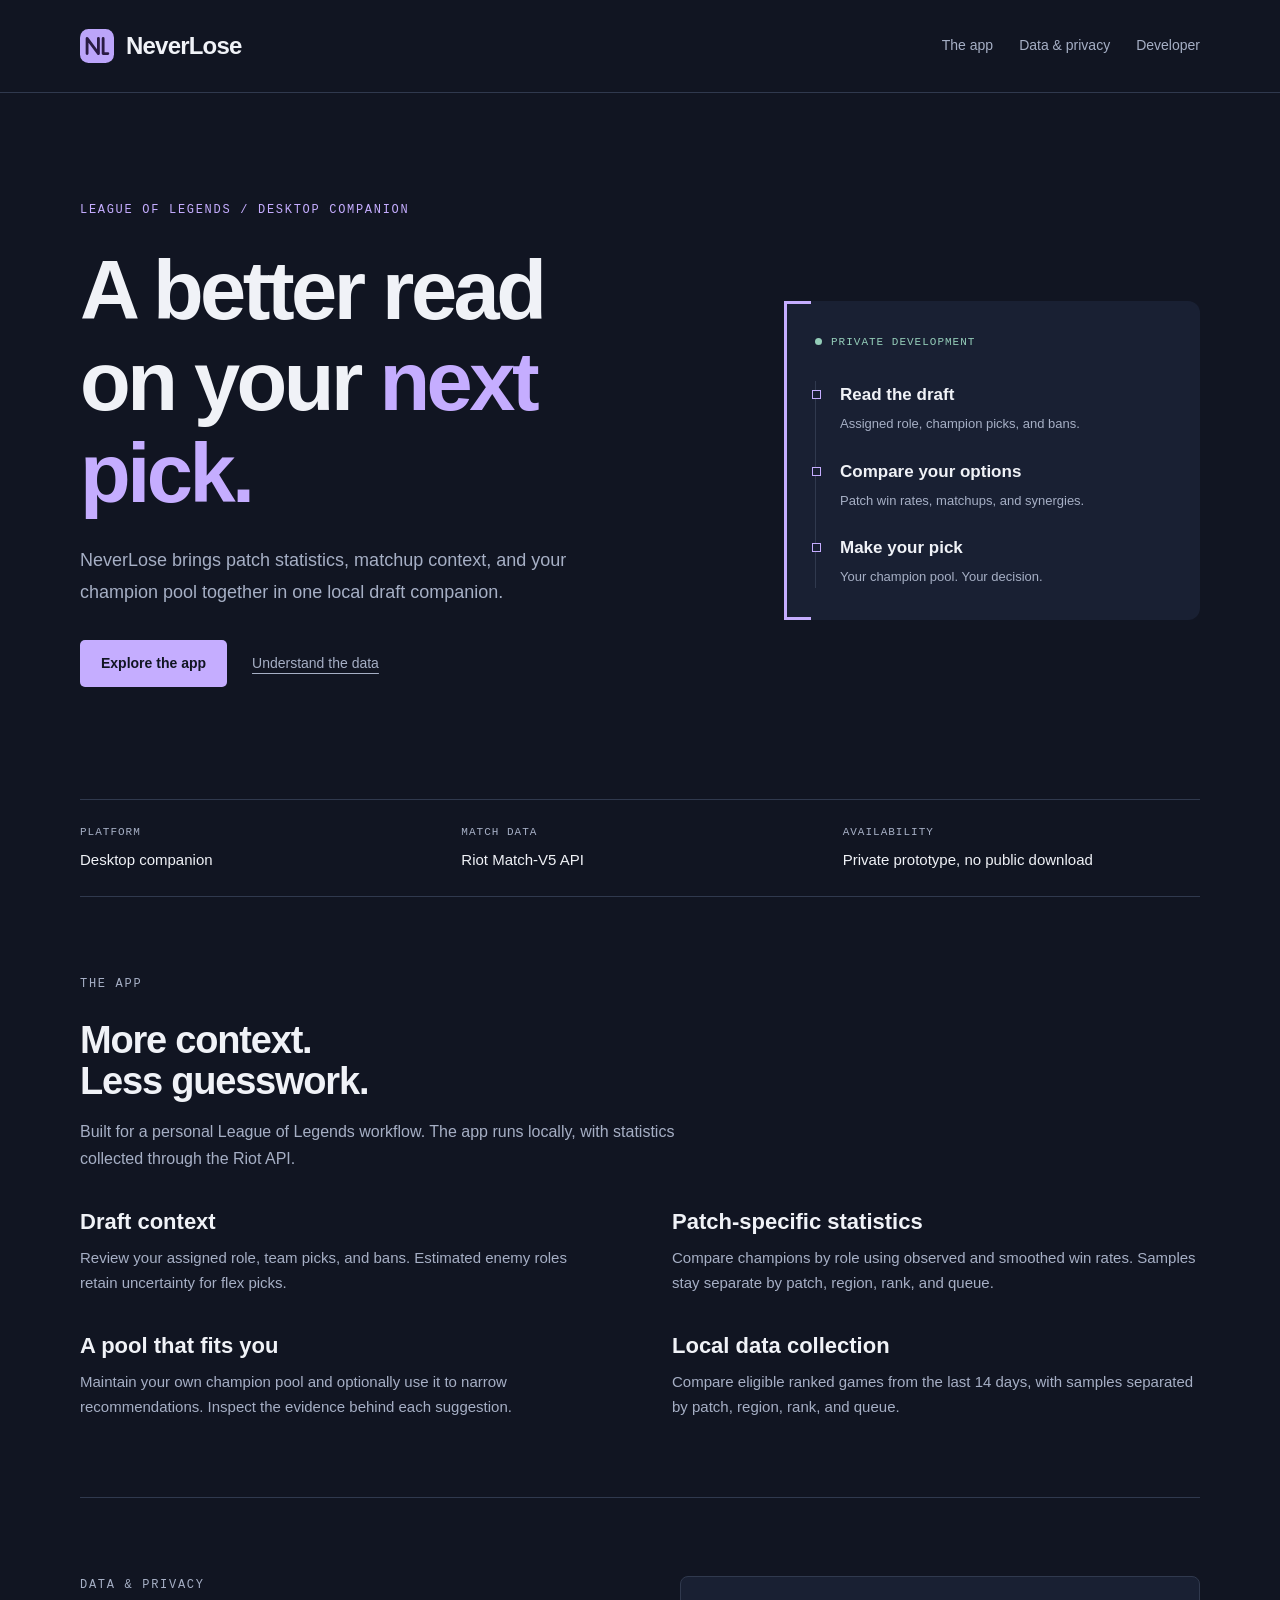
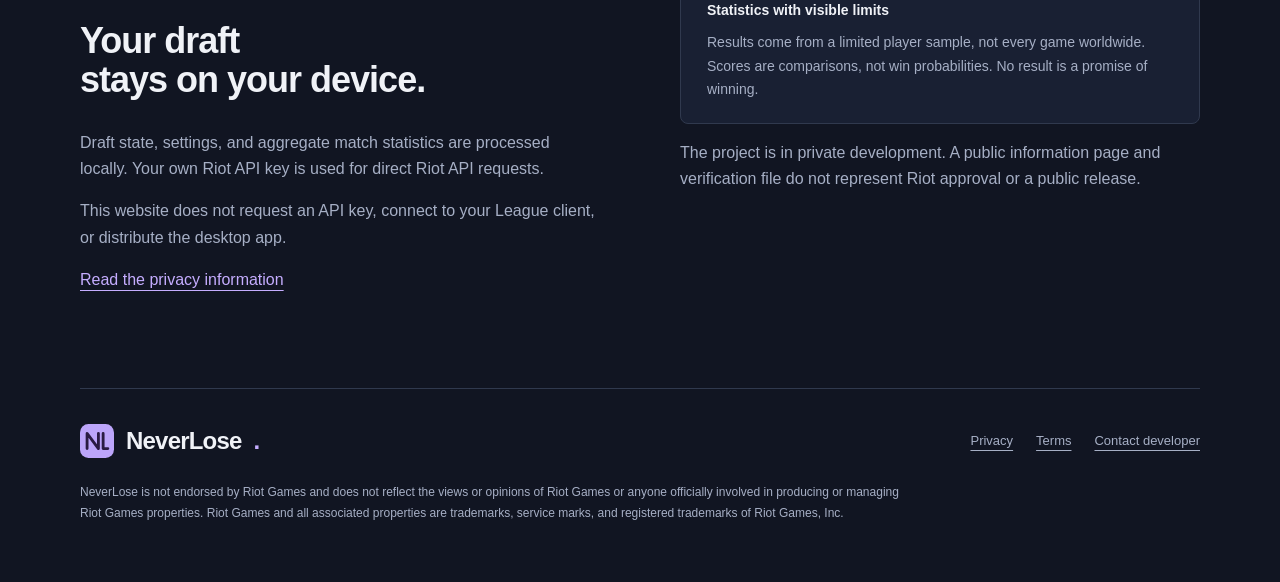
<file: index.html>
<!doctype html><html lang="en"><head><meta charset="utf-8"><meta name="viewport" content="width=device-width,initial-scale=1"><meta name="description" content="A privately developed League of Legends desktop companion for patch statistics, draft insights, and a personal champion pool."><meta name="theme-color" content="#111522"><title>NeverLose | Your local draft companion</title><link rel="icon" href="favicon.svg?v=2" type="image/svg+xml"><link rel="stylesheet" href="styles.css"></head><body><a class="skip" href="#content">Skip to content</a><header><nav class="wrap" aria-label="Main navigation"><a class="brand" href="./"><svg aria-hidden="true" xmlns="http://www.w3.org/2000/svg" viewBox="0 0 36 36"><rect width="36" height="36" rx="9" fill="#bca5fa"/><path d="M7.5 26V10L19.5 26V10M24.5 10V26H29.5" fill="none" stroke="#2a1b43" stroke-width="3" stroke-linecap="round" stroke-linejoin="round"/></svg>NeverLose</a><div class="navlinks"><a href="./#about">The app</a><a href="./#data">Data &amp; privacy</a><a href="https://github.com/iamphos">Developer</a></div></nav></header><main id="content" class="wrap"><section class="hero"><div><p class="eyebrow">League of Legends / Desktop companion</p><h1>A better read<br>on your <em>next pick.</em></h1><p class="intro">NeverLose brings patch statistics, matchup context, and your champion pool together in one local draft companion.</p><div class="actions"><a class="button" href="#about">Explore the app</a><a class="quiet" href="#data">Understand the data</a></div></div><aside class="bracket" aria-label="Project status and workflow"><div class="status"><span class="dot"></span>Private development</div><ol class="flow"><li><strong>Read the draft</strong><span>Assigned role, champion picks, and bans.</span></li><li><strong>Compare your options</strong><span>Patch win rates, matchups, and synergies.</span></li><li><strong>Make your pick</strong><span>Your champion pool. Your decision.</span></li></ol></aside></section><dl class="facts"><div><dt>Platform</dt><dd>Desktop companion</dd></div><div><dt>Match data</dt><dd>Riot Match-V5 API</dd></div><div><dt>Availability</dt><dd>Private prototype, no public download</dd></div></dl><section class="section" id="about"><div class="section-head"><p class="eyebrow">The app</p><h2>More context.<br>Less guesswork.</h2><p>Built for a personal League of Legends workflow. The app runs locally, with statistics collected through the Riot API.</p></div><div class="features"><article class="feature"><h3>Draft context</h3><p>Review your assigned role, team picks, and bans. Estimated enemy roles retain uncertainty for flex picks.</p></article><article class="feature"><h3>Patch-specific statistics</h3><p>Compare champions by role using observed and smoothed win rates. Samples stay separate by patch, region, rank, and queue.</p></article><article class="feature"><h3>A pool that fits you</h3><p>Maintain your own champion pool and optionally use it to narrow recommendations. Inspect the evidence behind each suggestion.</p></article><article class="feature"><h3>Local data collection</h3><p>Compare eligible ranked games from the last 14 days, with samples separated by patch, region, rank, and queue.</p></article></div></section><section class="section" id="data"><div class="split"><div><p class="eyebrow">Data &amp; privacy</p><h2>Your draft<br>stays on your device.</h2><p>Draft state, settings, and aggregate match statistics are processed locally. Your own Riot API key is used for direct Riot API requests.</p><p>This website does not request an API key, connect to your League client, or distribute the desktop app.</p><p><a href="privacy.html">Read the privacy information</a></p></div><div><div class="note"><strong>Statistics with visible limits</strong>Results come from a limited player sample, not every game worldwide. Scores are comparisons, not win probabilities. No result is a promise of winning.</div><p class="text">The project is in private development. A public information page and verification file do not represent Riot approval or a public release.</p></div></div></section></main><footer class="wrap foot"><div class="foot-top"><span class="brand"><svg aria-hidden="true" xmlns="http://www.w3.org/2000/svg" viewBox="0 0 36 36"><rect width="36" height="36" rx="9" fill="#bca5fa"/><path d="M7.5 26V10L19.5 26V10M24.5 10V26H29.5" fill="none" stroke="#2a1b43" stroke-width="3" stroke-linecap="round" stroke-linejoin="round"/></svg>NeverLose<span style="color:var(--accent)">.</span></span><div class="foot-links"><a href="privacy.html">Privacy</a><a href="terms.html">Terms</a><a href="https://github.com/iamphos">Contact developer</a></div></div><p class="legal">NeverLose is not endorsed by Riot Games and does not reflect the views or opinions of Riot Games or anyone officially involved in producing or managing Riot Games properties. Riot Games and all associated properties are trademarks, service marks, and registered trademarks of Riot Games, Inc.</p></footer></body></html>
</file>
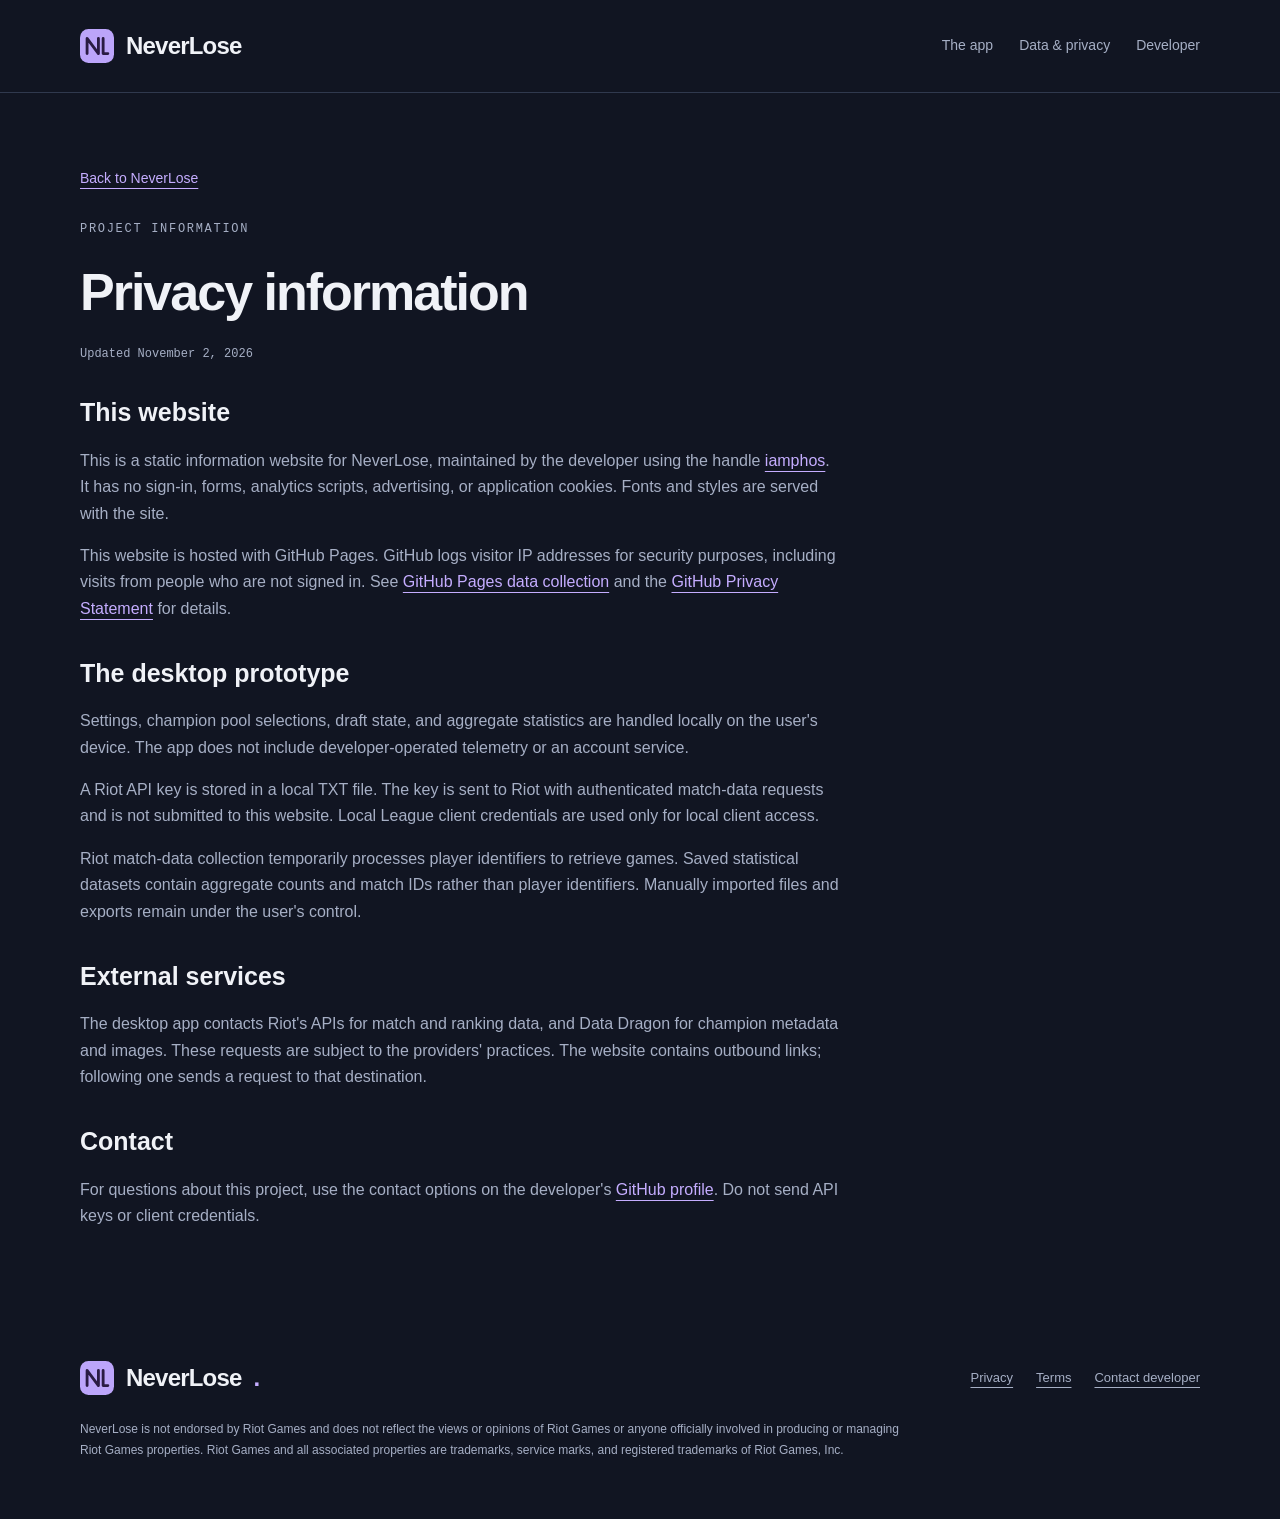
<file: privacy.html>
<!doctype html><html lang="en"><head><meta charset="utf-8"><meta name="viewport" content="width=device-width,initial-scale=1"><meta name="description" content="Privacy information for the NeverLose website and private desktop prototype."><meta name="theme-color" content="#111522"><title>Privacy | NeverLose</title><link rel="icon" href="favicon.svg?v=2" type="image/svg+xml"><link rel="stylesheet" href="styles.css"></head><body><a class="skip" href="#content">Skip to content</a><header><nav class="wrap" aria-label="Main navigation"><a class="brand" href="./"><svg aria-hidden="true" xmlns="http://www.w3.org/2000/svg" viewBox="0 0 36 36"><rect width="36" height="36" rx="9" fill="#bca5fa"/><path d="M7.5 26V10L19.5 26V10M24.5 10V26H29.5" fill="none" stroke="#2a1b43" stroke-width="3" stroke-linecap="round" stroke-linejoin="round"/></svg>NeverLose</a><div class="navlinks"><a href="./#about">The app</a><a href="./#data">Data &amp; privacy</a><a href="https://github.com/iamphos">Developer</a></div></nav></header><main id="content" class="wrap"><article class="document"><a class="back" href="./">Back to NeverLose</a><p class="eyebrow">Project information</p><h1>Privacy information</h1><p class="updated">Updated November 2, 2026</p><h2>This website</h2><p>This is a static information website for NeverLose, maintained by the developer using the handle <a href="https://github.com/iamphos">iamphos</a>. It has no sign-in, forms, analytics scripts, advertising, or application cookies. Fonts and styles are served with the site.</p><p>This website is hosted with GitHub Pages. GitHub logs visitor IP addresses for security purposes, including visits from people who are not signed in. See <a href="https://docs.github.com/en/pages/getting-started-with-github-pages/what-is-github-pages#data-collection">GitHub Pages data collection</a> and the <a href="https://docs.github.com/en/site-policy/privacy-policies/github-general-privacy-statement">GitHub Privacy Statement</a> for details.</p><h2>The desktop prototype</h2><p>Settings, champion pool selections, draft state, and aggregate statistics are handled locally on the user's device. The app does not include developer-operated telemetry or an account service.</p><p>A Riot API key is stored in a local TXT file. The key is sent to Riot with authenticated match-data requests and is not submitted to this website. Local League client credentials are used only for local client access.</p><p>Riot match-data collection temporarily processes player identifiers to retrieve games. Saved statistical datasets contain aggregate counts and match IDs rather than player identifiers. Manually imported files and exports remain under the user's control.</p><h2>External services</h2><p>The desktop app contacts Riot's APIs for match and ranking data, and Data Dragon for champion metadata and images. These requests are subject to the providers' practices. The website contains outbound links; following one sends a request to that destination.</p><h2>Contact</h2><p>For questions about this project, use the contact options on the developer's <a href="https://github.com/iamphos">GitHub profile</a>. Do not send API keys or client credentials.</p></article></main><footer class="wrap foot"><div class="foot-top"><span class="brand"><svg aria-hidden="true" xmlns="http://www.w3.org/2000/svg" viewBox="0 0 36 36"><rect width="36" height="36" rx="9" fill="#bca5fa"/><path d="M7.5 26V10L19.5 26V10M24.5 10V26H29.5" fill="none" stroke="#2a1b43" stroke-width="3" stroke-linecap="round" stroke-linejoin="round"/></svg>NeverLose<span style="color:var(--accent)">.</span></span><div class="foot-links"><a href="privacy.html">Privacy</a><a href="terms.html">Terms</a><a href="https://github.com/iamphos">Contact developer</a></div></div><p class="legal">NeverLose is not endorsed by Riot Games and does not reflect the views or opinions of Riot Games or anyone officially involved in producing or managing Riot Games properties. Riot Games and all associated properties are trademarks, service marks, and registered trademarks of Riot Games, Inc.</p></footer></body></html>
</file>
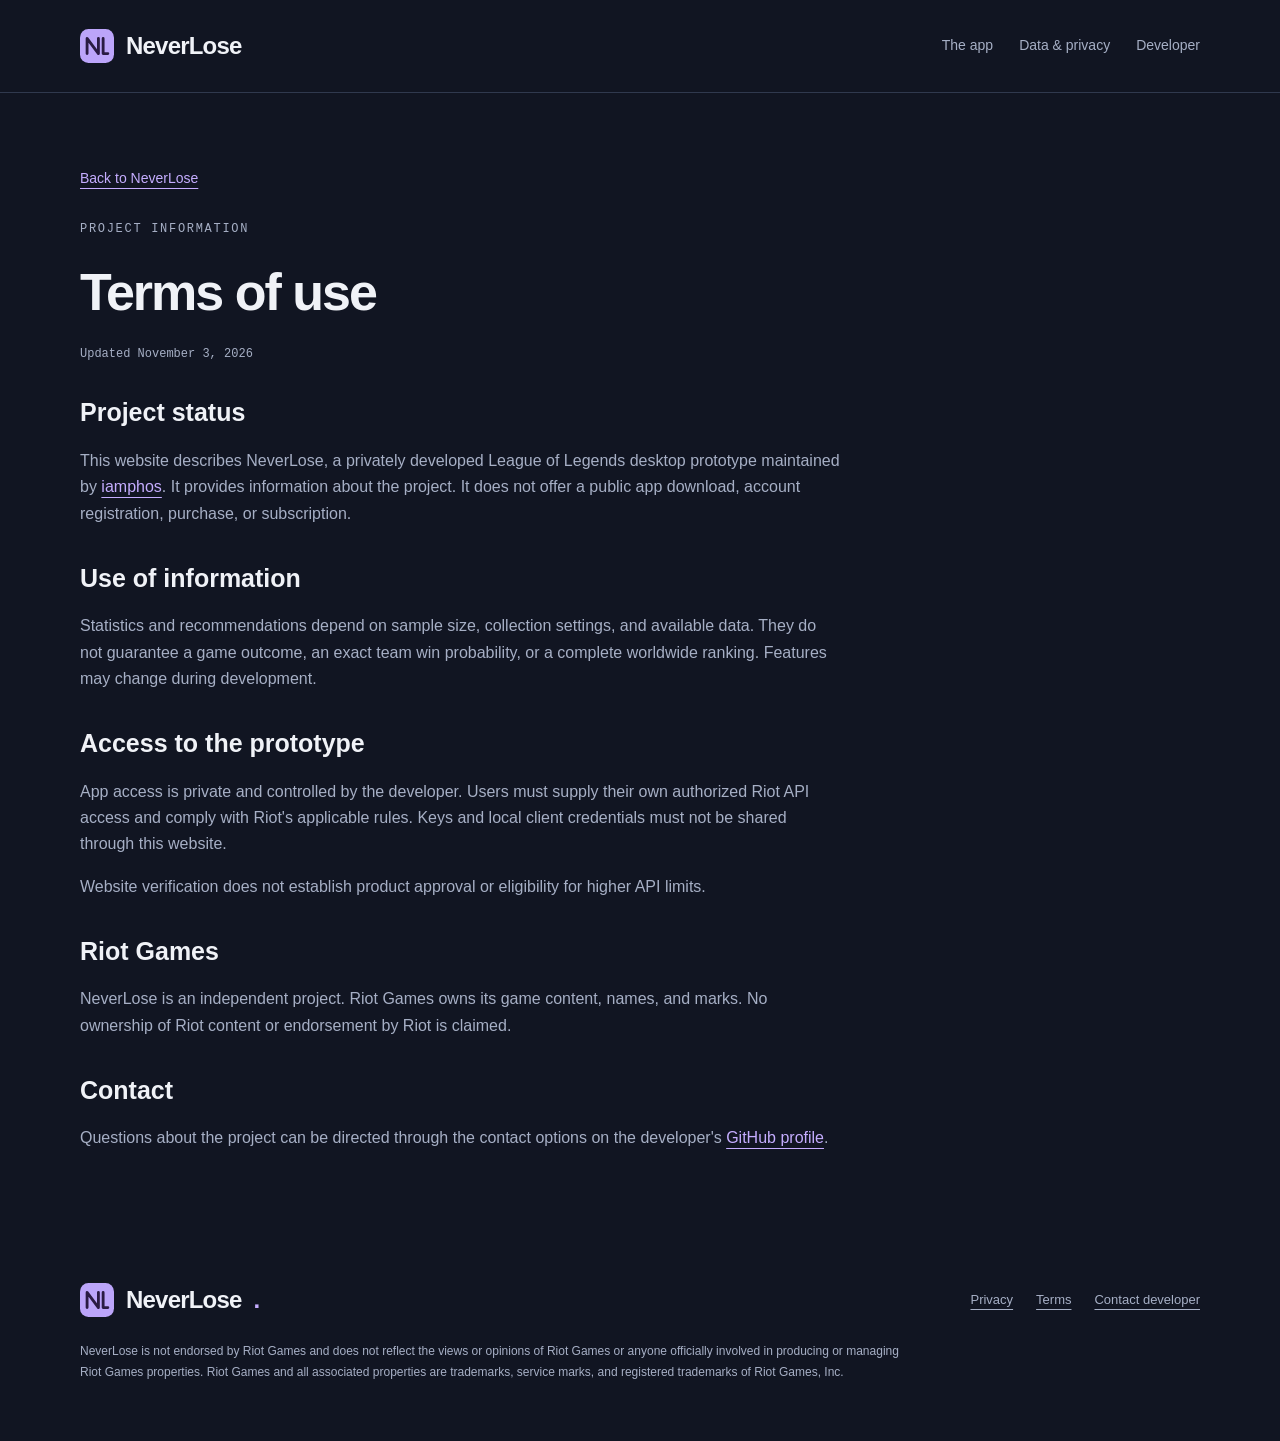
<file: terms.html>
<!doctype html><html lang="en"><head><meta charset="utf-8"><meta name="viewport" content="width=device-width,initial-scale=1"><meta name="description" content="Terms and project information for NeverLose."><meta name="theme-color" content="#111522"><title>Terms | NeverLose</title><link rel="icon" href="favicon.svg?v=2" type="image/svg+xml"><link rel="stylesheet" href="styles.css"></head><body><a class="skip" href="#content">Skip to content</a><header><nav class="wrap" aria-label="Main navigation"><a class="brand" href="./"><svg aria-hidden="true" xmlns="http://www.w3.org/2000/svg" viewBox="0 0 36 36"><rect width="36" height="36" rx="9" fill="#bca5fa"/><path d="M7.5 26V10L19.5 26V10M24.5 10V26H29.5" fill="none" stroke="#2a1b43" stroke-width="3" stroke-linecap="round" stroke-linejoin="round"/></svg>NeverLose</a><div class="navlinks"><a href="./#about">The app</a><a href="./#data">Data &amp; privacy</a><a href="https://github.com/iamphos">Developer</a></div></nav></header><main id="content" class="wrap"><article class="document"><a class="back" href="./">Back to NeverLose</a><p class="eyebrow">Project information</p><h1>Terms of use</h1><p class="updated">Updated November 3, 2026</p><h2>Project status</h2><p>This website describes NeverLose, a privately developed League of Legends desktop prototype maintained by <a href="https://github.com/iamphos">iamphos</a>. It provides information about the project. It does not offer a public app download, account registration, purchase, or subscription.</p><h2>Use of information</h2><p>Statistics and recommendations depend on sample size, collection settings, and available data. They do not guarantee a game outcome, an exact team win probability, or a complete worldwide ranking. Features may change during development.</p><h2>Access to the prototype</h2><p>App access is private and controlled by the developer. Users must supply their own authorized Riot API access and comply with Riot's applicable rules. Keys and local client credentials must not be shared through this website.</p><p>Website verification does not establish product approval or eligibility for higher API limits.</p><h2>Riot Games</h2><p>NeverLose is an independent project. Riot Games owns its game content, names, and marks. No ownership of Riot content or endorsement by Riot is claimed.</p><h2>Contact</h2><p>Questions about the project can be directed through the contact options on the developer's <a href="https://github.com/iamphos">GitHub profile</a>.</p></article></main><footer class="wrap foot"><div class="foot-top"><span class="brand"><svg aria-hidden="true" xmlns="http://www.w3.org/2000/svg" viewBox="0 0 36 36"><rect width="36" height="36" rx="9" fill="#bca5fa"/><path d="M7.5 26V10L19.5 26V10M24.5 10V26H29.5" fill="none" stroke="#2a1b43" stroke-width="3" stroke-linecap="round" stroke-linejoin="round"/></svg>NeverLose<span style="color:var(--accent)">.</span></span><div class="foot-links"><a href="privacy.html">Privacy</a><a href="terms.html">Terms</a><a href="https://github.com/iamphos">Contact developer</a></div></div><p class="legal">NeverLose is not endorsed by Riot Games and does not reflect the views or opinions of Riot Games or anyone officially involved in producing or managing Riot Games properties. Riot Games and all associated properties are trademarks, service marks, and registered trademarks of Riot Games, Inc.</p></footer></body></html>
</file>
<file: styles.css>
:root{color-scheme:dark;--bg:#111522;--panel:#192033;--line:#30394e;--ink:#f0f2f7;--muted:#a6afc5;--accent:#c5adff;--mint:#94cdb9}
*{box-sizing:border-box}html{scroll-behavior:smooth}body{margin:0;background:var(--bg);color:var(--ink);font:16px/1.65 "Segoe UI",Arial,sans-serif}a{color:inherit;text-underline-offset:5px}a:hover{color:var(--accent)}a:focus-visible{outline:2px solid var(--accent);outline-offset:6px}button,a{-webkit-tap-highlight-color:transparent}::selection{color:var(--bg);background:var(--accent)}.wrap{width:min(1120px,calc(100% - 64px));margin:auto}.skip{position:absolute;top:-70px;left:16px;background:var(--accent);color:var(--bg);padding:10px}.skip:focus{top:12px;z-index:4}header{border-bottom:1px solid var(--line)}nav{min-height:92px;display:flex;align-items:center;justify-content:space-between;gap:30px}.brand{text-decoration:none;font:700 24px/1 "Bahnschrift","Arial Narrow",sans-serif;letter-spacing:-.8px;display:flex;gap:12px;align-items:center}.brand svg{width:34px;height:34px}.navlinks{display:flex;gap:26px;color:var(--muted);font-size:14px}.navlinks a{text-decoration:none}.hero{padding:108px 0 80px;display:grid;grid-template-columns:1.5fr 1fr;gap:80px;align-items:center}.eyebrow{font:12px/1.6 Consolas,monospace;letter-spacing:1.7px;text-transform:uppercase;color:var(--accent);margin:0 0 25px}h1,h2,h3{font-family:"Bahnschrift","Arial Narrow","Segoe UI",sans-serif;line-height:1.1;font-weight:600}h1{font-size:clamp(48px,6.8vw,83px);letter-spacing:-3.5px;margin:0 0 26px}h1 em{font-style:normal;color:var(--accent)}.intro{max-width:520px;color:var(--muted);font-size:18px;line-height:1.75}.actions{display:flex;align-items:center;gap:25px;margin:32px 0}.button{display:inline-flex;padding:12px 21px;text-decoration:none;background:var(--accent);color:var(--bg);border-radius:5px;font-weight:650;font-size:14px}.button:hover{background:#d7c7ff;color:var(--bg)}.quiet{font-size:14px;color:var(--muted)}.bracket{position:relative;padding:32px 28px;border-left:3px solid var(--accent);background:var(--panel);border-radius:0 12px 12px 0}.bracket:before,.bracket:after{content:"";position:absolute;width:24px;height:3px;background:var(--accent);left:0}.bracket:before{top:0}.bracket:after{bottom:0}.status{display:flex;align-items:center;gap:9px;font:11px/1.7 Consolas,monospace;text-transform:uppercase;letter-spacing:1px;color:var(--mint)}.dot{height:7px;width:7px;border-radius:50%;background:var(--mint)}.flow{list-style:none;padding:0;margin:30px 0 0}.flow li{position:relative;padding:0 0 23px 24px;border-left:1px solid var(--line)}.flow li:before{content:"";position:absolute;width:7px;height:7px;border:1px solid var(--accent);background:var(--panel);left:-4px;top:9px}.flow li:last-child{padding-bottom:0}.flow strong{display:block;font-size:17px}.flow span{display:block;color:var(--muted);font-size:13px;margin-top:4px}.facts{margin:0;display:grid;grid-template-columns:repeat(3,1fr);border-top:1px solid var(--line);border-bottom:1px solid var(--line);padding:24px 0;gap:24px}.facts dt{font:11px/1.5 Consolas,monospace;text-transform:uppercase;letter-spacing:1px;color:var(--muted)}.facts dd{margin:7px 0 0;font-size:15px}.section{padding:78px 0;border-bottom:1px solid var(--line);scroll-margin-top:35px}.section-head{max-width:640px;margin-bottom:38px}.section-head h2{font-size:38px;letter-spacing:-1.2px;margin:0 0 16px}.section-head p,.text{color:var(--muted)}.features{display:grid;grid-template-columns:1fr 1fr;gap:38px 64px}.feature h3{margin:0 0 12px;font-size:22px}.feature p{margin:0;color:var(--muted);font-size:15px}.split{display:grid;grid-template-columns:1fr 1fr;gap:80px}.split h2{margin-top:0;font-size:36px;letter-spacing:-1px}.split p{color:var(--muted)}.note{padding:22px 26px;background:var(--panel);border-radius:8px;border:1px solid var(--line);font-size:14px;color:var(--muted)}.note strong{display:block;color:var(--ink);margin-bottom:9px}.section a{color:var(--accent)}.foot{padding:35px 0 45px}.foot-top{display:flex;justify-content:space-between;gap:25px;align-items:center;margin-bottom:24px}.foot-links{display:flex;gap:23px;font-size:13px;color:var(--muted)}.legal{max-width:840px;font-size:12px;line-height:1.8;color:var(--muted)}.document{max-width:760px;padding:72px 0 80px}.document h1{font-size:52px;letter-spacing:-2px}.document h2{font-size:25px;margin-top:38px}.document p,.document li{color:var(--muted)}.document a{color:var(--accent)}.updated{font:12px Consolas,monospace;color:var(--muted)}.document li{margin:8px 0}.back{display:inline-block;margin-bottom:30px;font-size:14px}
@media(max-width:800px){.wrap{width:calc(100% - 40px)}.hero{grid-template-columns:1fr;gap:38px;padding:65px 0 45px}.bracket{max-width:520px}.split{grid-template-columns:1fr;gap:22px}.hero h1{letter-spacing:-2px}.section{padding:50px 0}.features{gap:30px}.section-head h2{font-size:32px}}
@media(max-width:500px){nav{align-items:flex-start;flex-direction:column;gap:20px;padding:23px 0}.navlinks{gap:22px;font-size:13px}.facts{grid-template-columns:1fr;gap:20px}.features{grid-template-columns:1fr}.actions{gap:20px;flex-wrap:wrap}.foot-top{align-items:flex-start;flex-direction:column}.document h1{font-size:42px}.intro{font-size:17px}}
@media(prefers-reduced-motion:reduce){html{scroll-behavior:auto}}
</file>
